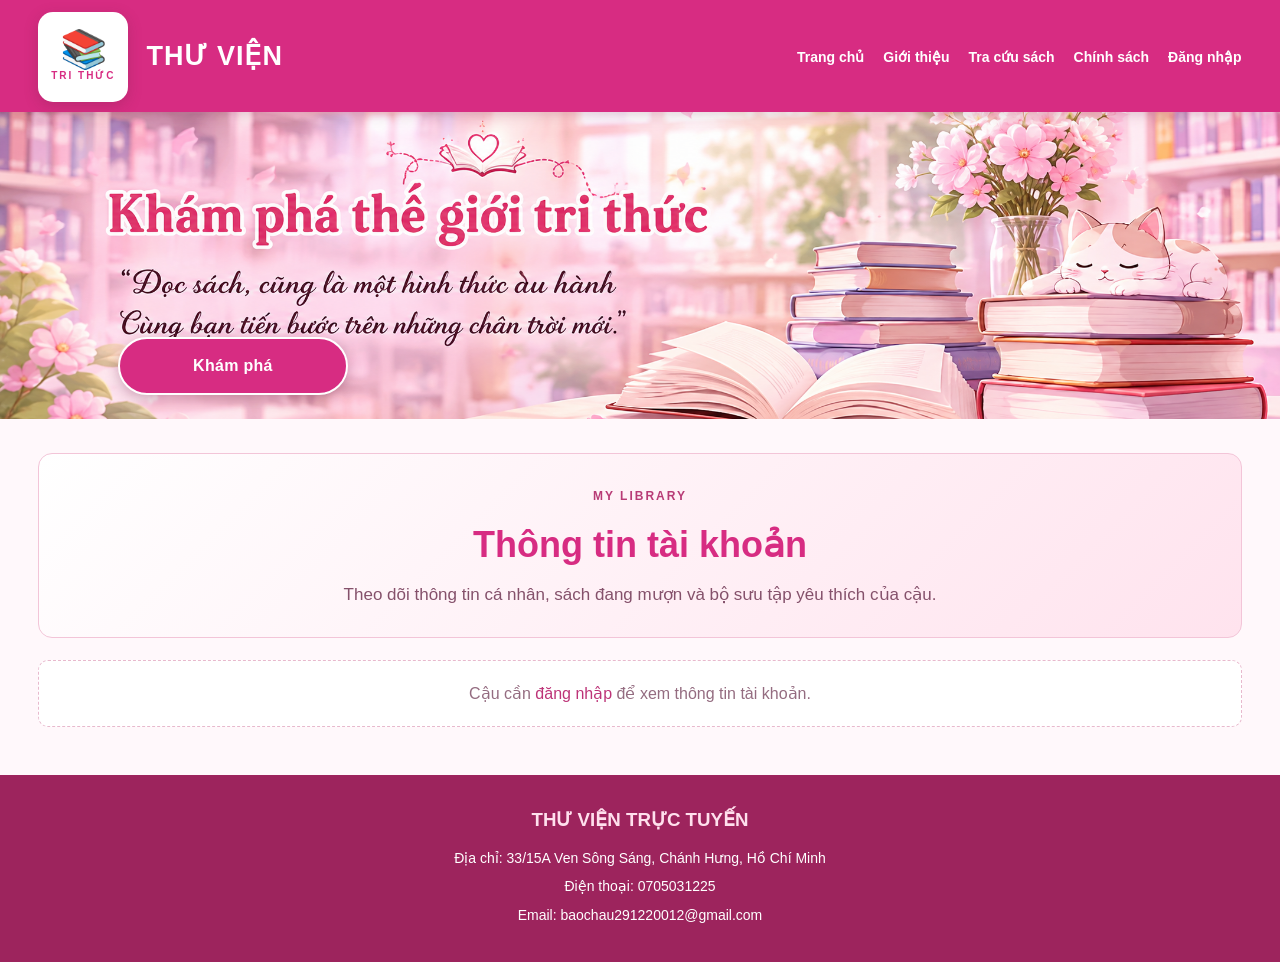
<file: account.html>
<!doctype html>
<html lang="vi">
  <head>
    <meta charset="UTF-8" />
    <meta name="viewport" content="width=device-width, initial-scale=1.0" />
    <title>Thông tin tài khoản | Thư viện trực tuyến</title>
    <link rel="stylesheet" href="style.css" />
  </head>
  <body>
    <header class="site-header">
      <a class="school-mark" href="index.html" aria-label="Trang chủ thư viện"
        ><span>📚</span><small>TRI THỨC</small></a
      >
      <h1>THƯ VIỆN</h1>
      <nav class="navbar">
        <a class="" href="index.html">Trang chủ</a
        ><a class="" href="gioi-thieu.html">Giới thiệu</a
        ><a class="" href="book.html">Tra cứu sách</a
        ><a class="" href="chinh-sach.html">Chính sách</a>
        <div class="account-area" id="accountArea">
          <a href="login.html">Đăng nhập</a>
        </div>
      </nav>
    </header>
    <section class="banner">
      <img src="images/library-hero.jpg" alt="Không gian sách và tri thức" /><a
        class="banner-cta-link"
        href="book.html"
        aria-label="Khám phá sách, đến trang tra cứu sách"
      ></a>
    </section>
    <main class="container">
      <div class="info-intro">
        <span class="info-kicker">MY LIBRARY</span>
        <h1>Thông tin tài khoản</h1>
        <p class="info-lead">
          Theo dõi thông tin cá nhân, sách đang mượn và bộ sưu tập yêu thích của
          cậu.
        </p>
      </div>
      <div id="accountContent"></div>
    </main>
    <footer class="site-footer">
      <div class="footer-contact">
        <h3>THƯ VIỆN TRỰC TUYẾN</h3>
        <p>Địa chỉ: 33/15A Ven Sông Sáng, Chánh Hưng, Hồ Chí Minh</p>
        <p>Điện thoại: 0705031225</p>
        <p>Email: baochau291220012@gmail.com</p>
      </div>
    </footer>
    <script src="app.js"></script>
    <script src="loan.js"></script>
  </body>
</html>
</file>
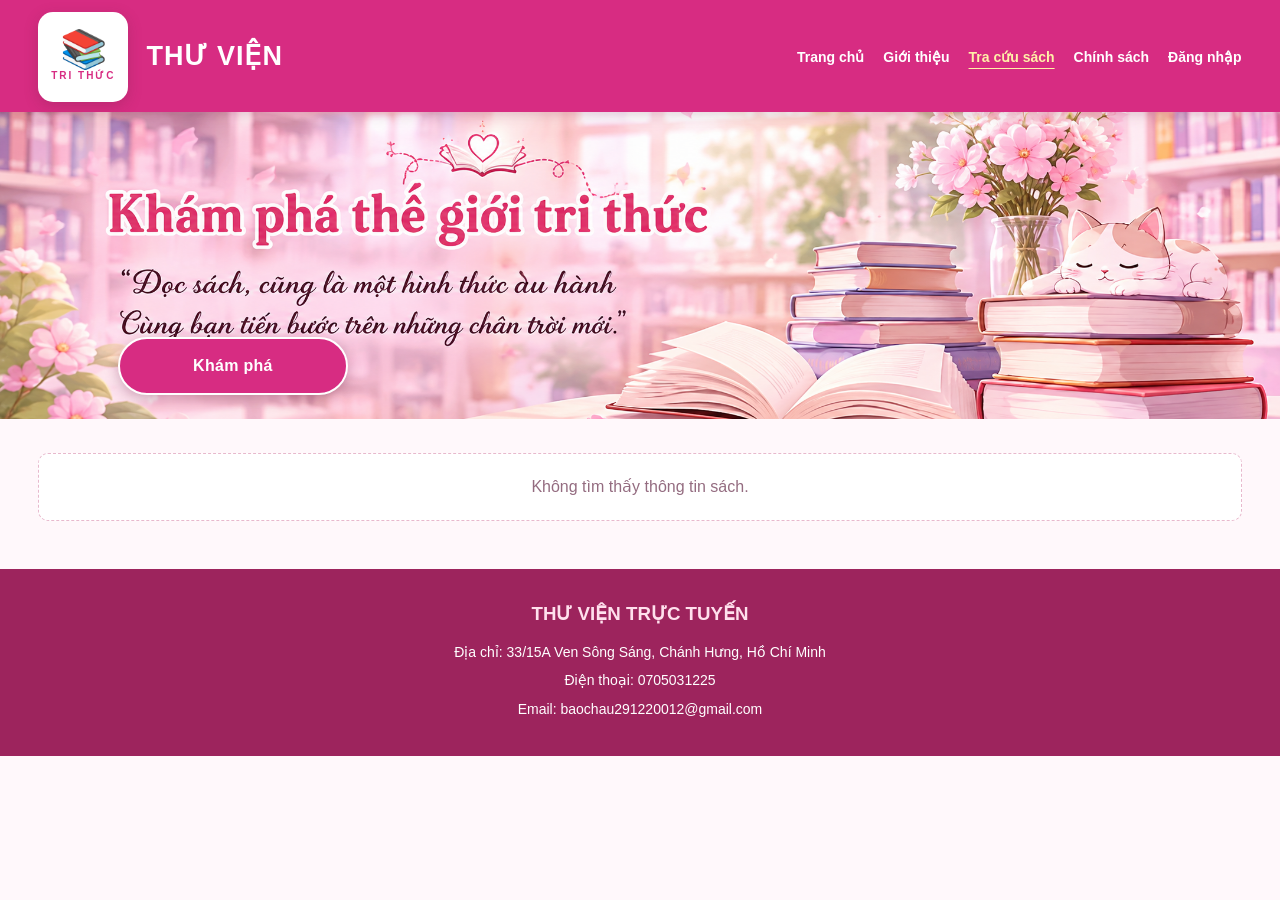
<file: book-detail.html>
<!doctype html>
<html lang="vi">
  <head>
    <meta charset="UTF-8" />
    <meta name="viewport" content="width=device-width, initial-scale=1.0" />
    <title>Chi tiết sách | Thư viện trực tuyến</title>
    <link rel="stylesheet" href="style.css" />
  </head>
  <body>
    <header class="site-header">
      <a class="school-mark" href="index.html" aria-label="Trang chủ thư viện"
        ><span>📚</span><small>TRI THỨC</small></a
      >
      <h1>THƯ VIỆN</h1>
      <nav class="navbar">
        <a class="" href="index.html">Trang chủ</a
        ><a class="" href="gioi-thieu.html">Giới thiệu</a
        ><a class="active" href="book.html">Tra cứu sách</a
        ><a class="" href="chinh-sach.html">Chính sách</a>
        <div class="account-area" id="accountArea">
          <a href="login.html">Đăng nhập</a>
        </div>
      </nav>
    </header>
    <section class="banner">
      <img src="images/library-hero.jpg" alt="Không gian sách và tri thức" /><a
        class="banner-cta-link"
        href="book.html"
        aria-label="Khám phá sách, đến trang tra cứu sách"
      ></a>
    </section>
    <main class="container"><div id="bookDetail"></div></main>
    <footer class="site-footer">
      <div class="footer-contact">
        <h3>THƯ VIỆN TRỰC TUYẾN</h3>
        <p>Địa chỉ: 33/15A Ven Sông Sáng, Chánh Hưng, Hồ Chí Minh</p>
        <p>Điện thoại: 0705031225</p>
        <p>Email: baochau291220012@gmail.com</p>
      </div>
    </footer>
    <script src="app.js"></script>
    <script src="loan.js"></script>
  </body>
</html>
</file>
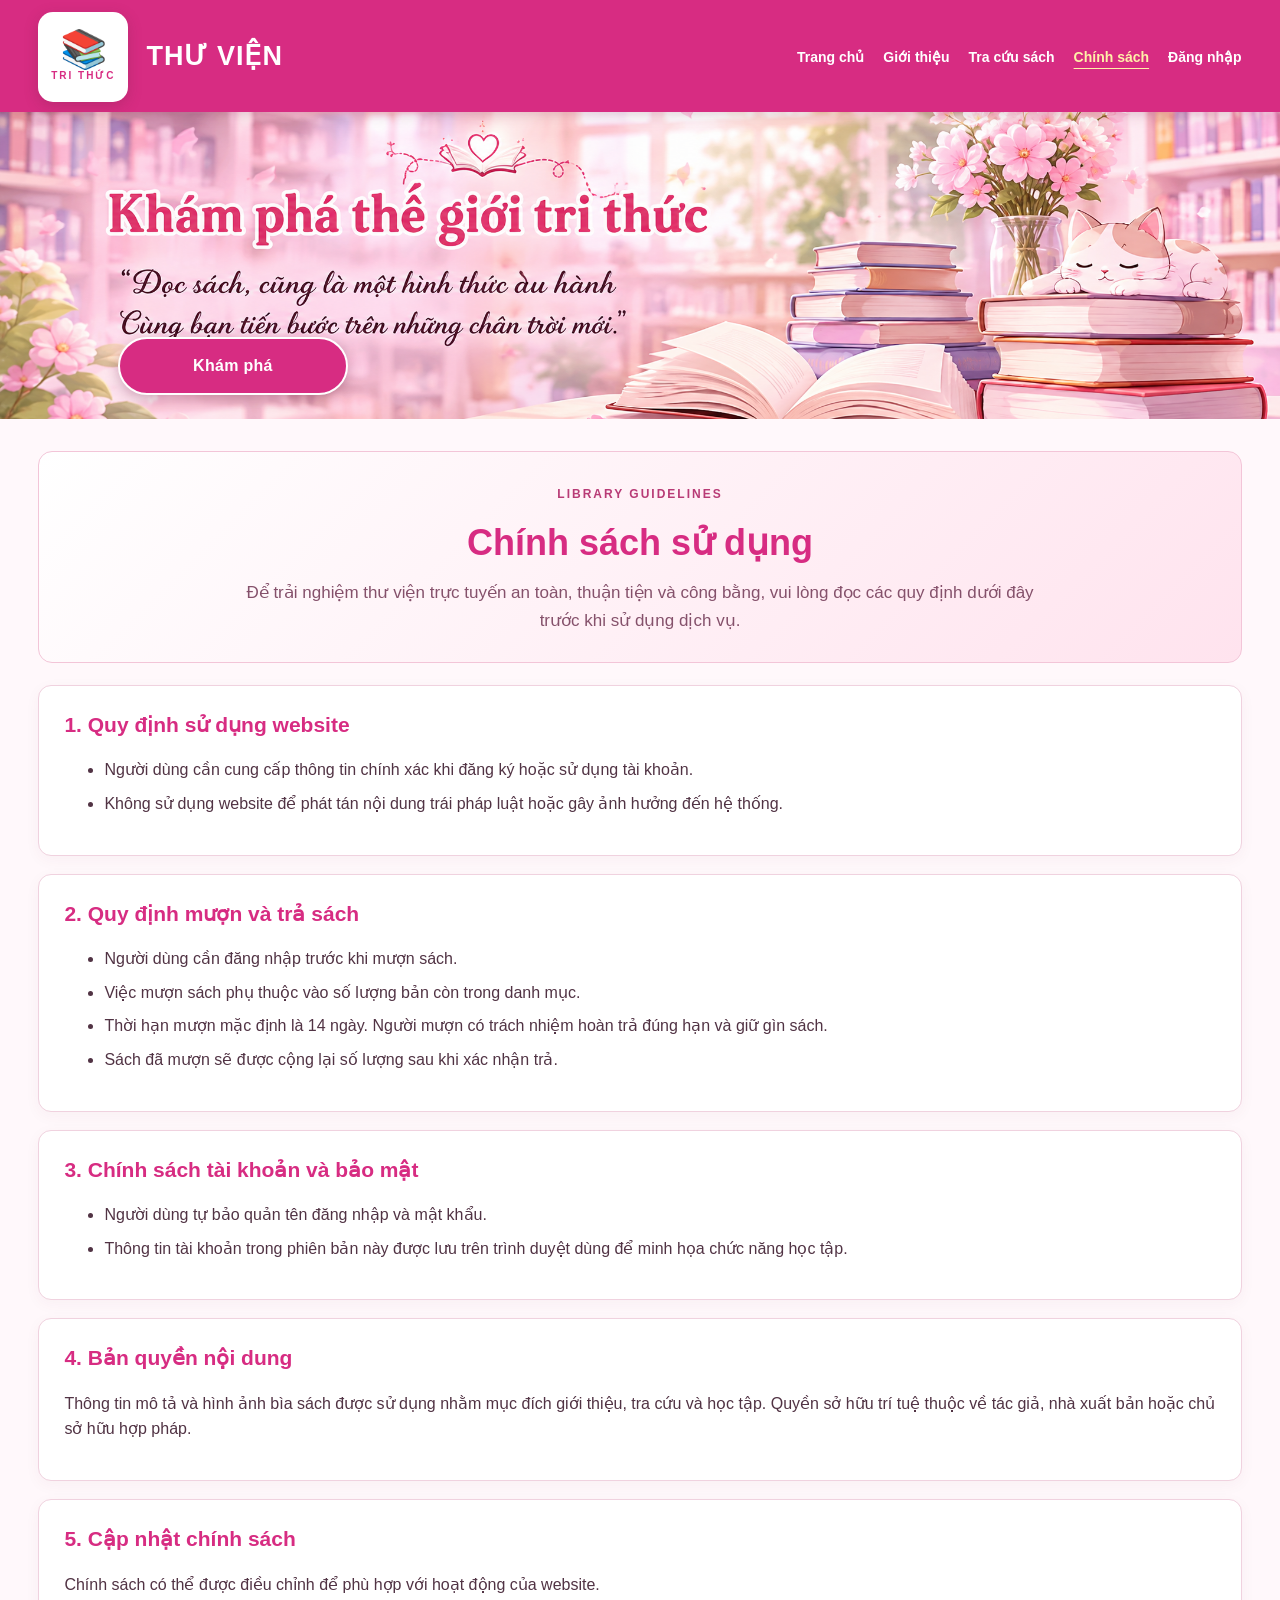
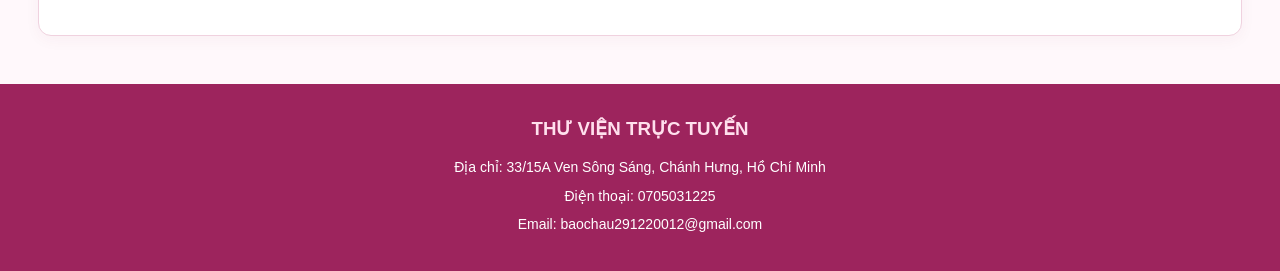
<file: chinh-sach.html>
<!doctype html>
<html lang="vi">
  <head>
    <meta charset="UTF-8" />
    <meta name="viewport" content="width=device-width, initial-scale=1.0" />
    <title>Chính sách | Thư viện trực tuyến</title>
    <link rel="stylesheet" href="style.css" />
  </head>
  <body>
    <header class="site-header">
      <a class="school-mark" href="index.html" aria-label="Trang chủ thư viện"
        ><span>📚</span><small>TRI THỨC</small></a
      >
      <h1>THƯ VIỆN</h1>
      <nav class="navbar">
        <a class="" href="index.html">Trang chủ</a
        ><a class="" href="gioi-thieu.html">Giới thiệu</a
        ><a class="" href="book.html">Tra cứu sách</a
        ><a class="active" href="chinh-sach.html">Chính sách</a>
        <div class="account-area" id="accountArea">
          <a href="login.html">Đăng nhập</a>
        </div>
      </nav>
    </header>
    <section class="banner">
      <img src="images/library-hero.jpg" alt="Không gian sách và tri thức" /><a
        class="banner-cta-link"
        href="book.html"
        aria-label="Khám phá sách, đến trang tra cứu sách"
      ></a>
    </section>
    <main class="container info-page">
      <div class="info-intro">
        <span class="info-kicker">LIBRARY GUIDELINES</span>
        <h1>Chính sách sử dụng</h1>
        <p class="info-lead">
          Để trải nghiệm thư viện trực tuyến an toàn, thuận tiện và công bằng,
          vui lòng đọc các quy định dưới đây trước khi sử dụng dịch vụ.
        </p>
      </div>
      <section class="info-card">
        <h2>1. Quy định sử dụng website</h2>
        <ul>
          <li>
            Người dùng cần cung cấp thông tin chính xác khi đăng ký hoặc sử dụng
            tài khoản.
          </li>
          <li>
            Không sử dụng website để phát tán nội dung trái pháp luật hoặc gây
            ảnh hưởng đến hệ thống.
          </li>
        </ul>
      </section>
      <section class="info-card">
        <h2>2. Quy định mượn và trả sách</h2>
        <ul>
          <li>Người dùng cần đăng nhập trước khi mượn sách.</li>
          <li>Việc mượn sách phụ thuộc vào số lượng bản còn trong danh mục.</li>
          <li>
            Thời hạn mượn mặc định là 14 ngày. Người mượn có trách nhiệm hoàn
            trả đúng hạn và giữ gìn sách.
          </li>
          <li>Sách đã mượn sẽ được cộng lại số lượng sau khi xác nhận trả.</li>
        </ul>
      </section>
      <section class="info-card">
        <h2>3. Chính sách tài khoản và bảo mật</h2>
        <ul>
          <li>Người dùng tự bảo quản tên đăng nhập và mật khẩu.</li>
          <li>
            Thông tin tài khoản trong phiên bản này được lưu trên trình duyệt
            dùng để minh họa chức năng học tập.
          </li>
        </ul>
      </section>
      <section class="info-card">
        <h2>4. Bản quyền nội dung</h2>
        <p>
          Thông tin mô tả và hình ảnh bìa sách được sử dụng nhằm mục đích giới
          thiệu, tra cứu và học tập. Quyền sở hữu trí tuệ thuộc về tác giả, nhà
          xuất bản hoặc chủ sở hữu hợp pháp.
        </p>
      </section>
      <section class="info-card">
        <h2>5. Cập nhật chính sách</h2>
        <p>
          Chính sách có thể được điều chỉnh để phù hợp với hoạt động của
          website.
        </p>
      </section>
    </main>
    <footer class="site-footer">
      <div class="footer-contact">
        <h3>THƯ VIỆN TRỰC TUYẾN</h3>
        <p>Địa chỉ: 33/15A Ven Sông Sáng, Chánh Hưng, Hồ Chí Minh</p>
        <p>Điện thoại: 0705031225</p>
        <p>Email: baochau291220012@gmail.com</p>
      </div>
    </footer>
    <script src="app.js"></script>
  </body>
</html>
</file>
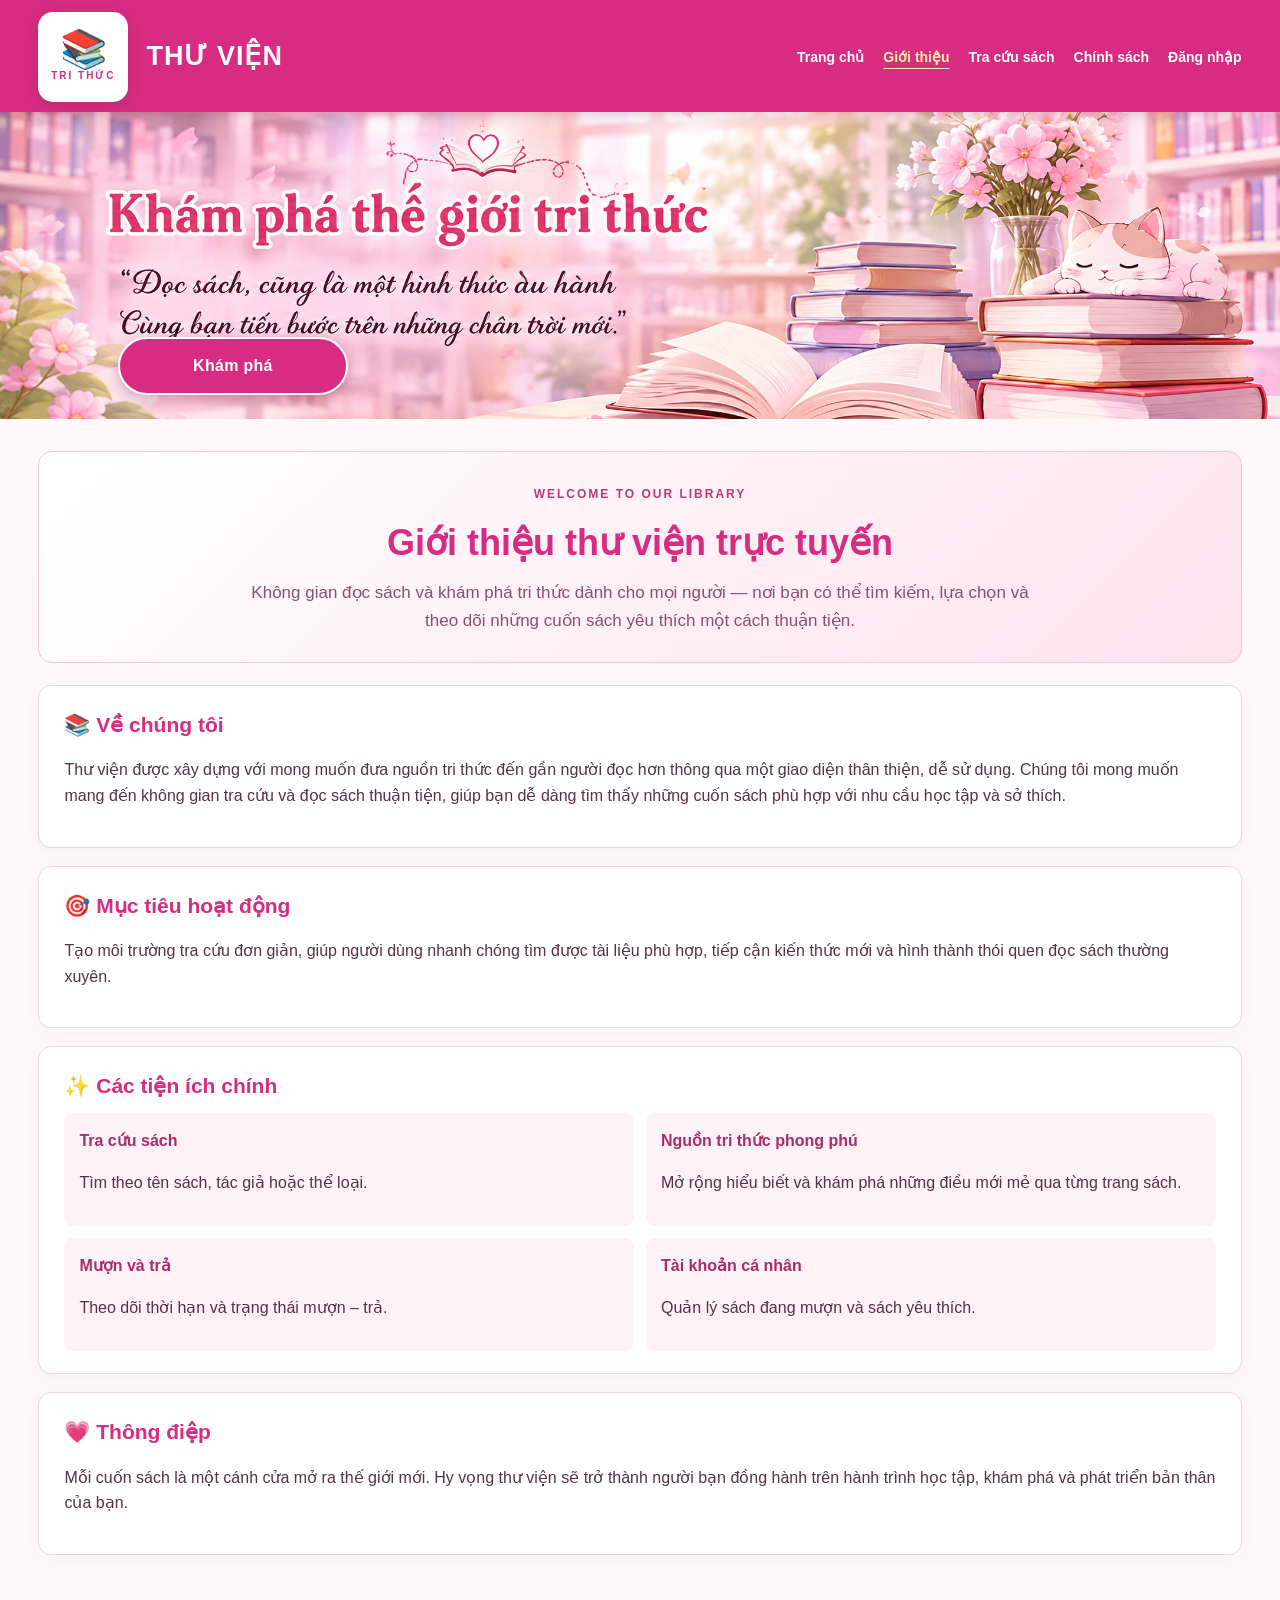
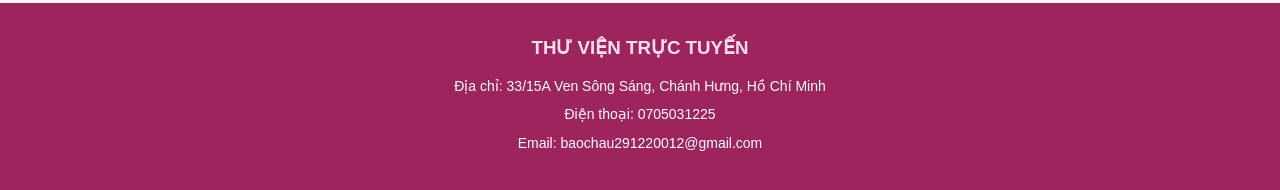
<file: gioi-thieu.html>
<!doctype html>
<html lang="vi">
  <head>
    <meta charset="UTF-8" />
    <meta name="viewport" content="width=device-width, initial-scale=1.0" />
    <title>Giới thiệu | Thư viện trực tuyến</title>
    <link rel="stylesheet" href="style.css" />
  </head>
  <body>
    <header class="site-header">
      <a class="school-mark" href="index.html" aria-label="Trang chủ thư viện"
        ><span>📚</span><small>TRI THỨC</small></a
      >
      <h1>THƯ VIỆN</h1>
      <nav class="navbar">
        <a class="" href="index.html">Trang chủ</a
        ><a class="active" href="gioi-thieu.html">Giới thiệu</a
        ><a class="" href="book.html">Tra cứu sách</a
        ><a class="" href="chinh-sach.html">Chính sách</a>
        <div class="account-area" id="accountArea">
          <a href="login.html">Đăng nhập</a>
        </div>
      </nav>
    </header>
    <section class="banner">
      <img src="images/library-hero.jpg" alt="Không gian sách và tri thức" /><a
        class="banner-cta-link"
        href="book.html"
        aria-label="Khám phá sách, đến trang tra cứu sách"
      ></a>
    </section>
    <main class="container info-page">
      <div class="info-intro">
        <span class="info-kicker">WELCOME TO OUR LIBRARY</span>
        <h1>Giới thiệu thư viện trực tuyến</h1>
        <p class="info-lead">
          Không gian đọc sách và khám phá tri thức dành cho mọi người — nơi bạn
          có thể tìm kiếm, lựa chọn và theo dõi những cuốn sách yêu thích một
          cách thuận tiện.
        </p>
      </div>
      <section class="info-card">
        <h2>📚 Về chúng tôi</h2>
        <p>
          Thư viện được xây dựng với mong muốn đưa nguồn tri thức đến gần người
          đọc hơn thông qua một giao diện thân thiện, dễ sử dụng. Chúng tôi mong
          muốn mang đến không gian tra cứu và đọc sách thuận tiện, giúp bạn dễ
          dàng tìm thấy những cuốn sách phù hợp với nhu cầu học tập và sở thích.
        </p>
      </section>
      <section class="info-card">
        <h2>🎯 Mục tiêu hoạt động</h2>
        <p>
          Tạo môi trường tra cứu đơn giản, giúp người dùng nhanh chóng tìm được
          tài liệu phù hợp, tiếp cận kiến thức mới và hình thành thói quen đọc
          sách thường xuyên.
        </p>
      </section>
      <section class="info-card">
        <h2>✨ Các tiện ích chính</h2>
        <div class="feature-grid">
          <article>
            <b>Tra cứu sách</b>
            <p>Tìm theo tên sách, tác giả hoặc thể loại.</p>
          </article>
          <article>
            <b>Nguồn tri thức phong phú</b>
            <p>
              Mở rộng hiểu biết và khám phá những điều mới mẻ qua từng trang
              sách.
            </p>
          </article>
          <article>
            <b>Mượn và trả</b>
            <p>Theo dõi thời hạn và trạng thái mượn – trả.</p>
          </article>
          <article>
            <b>Tài khoản cá nhân</b>
            <p>Quản lý sách đang mượn và sách yêu thích.</p>
          </article>
        </div>
      </section>
      <section class="info-card">
        <h2>💗 Thông điệp</h2>
        <p>
          Mỗi cuốn sách là một cánh cửa mở ra thế giới mới. Hy vọng thư viện sẽ
          trở thành người bạn đồng hành trên hành trình học tập, khám phá và
          phát triển bản thân của bạn.
        </p>
      </section>
    </main>
    <footer class="site-footer">
      <div class="footer-contact">
        <h3>THƯ VIỆN TRỰC TUYẾN</h3>
        <p>Địa chỉ: 33/15A Ven Sông Sáng, Chánh Hưng, Hồ Chí Minh</p>
        <p>Điện thoại: 0705031225</p>
        <p>Email: baochau291220012@gmail.com</p>
      </div>
    </footer>
    <script src="app.js"></script>
  </body>
</html>
</file>
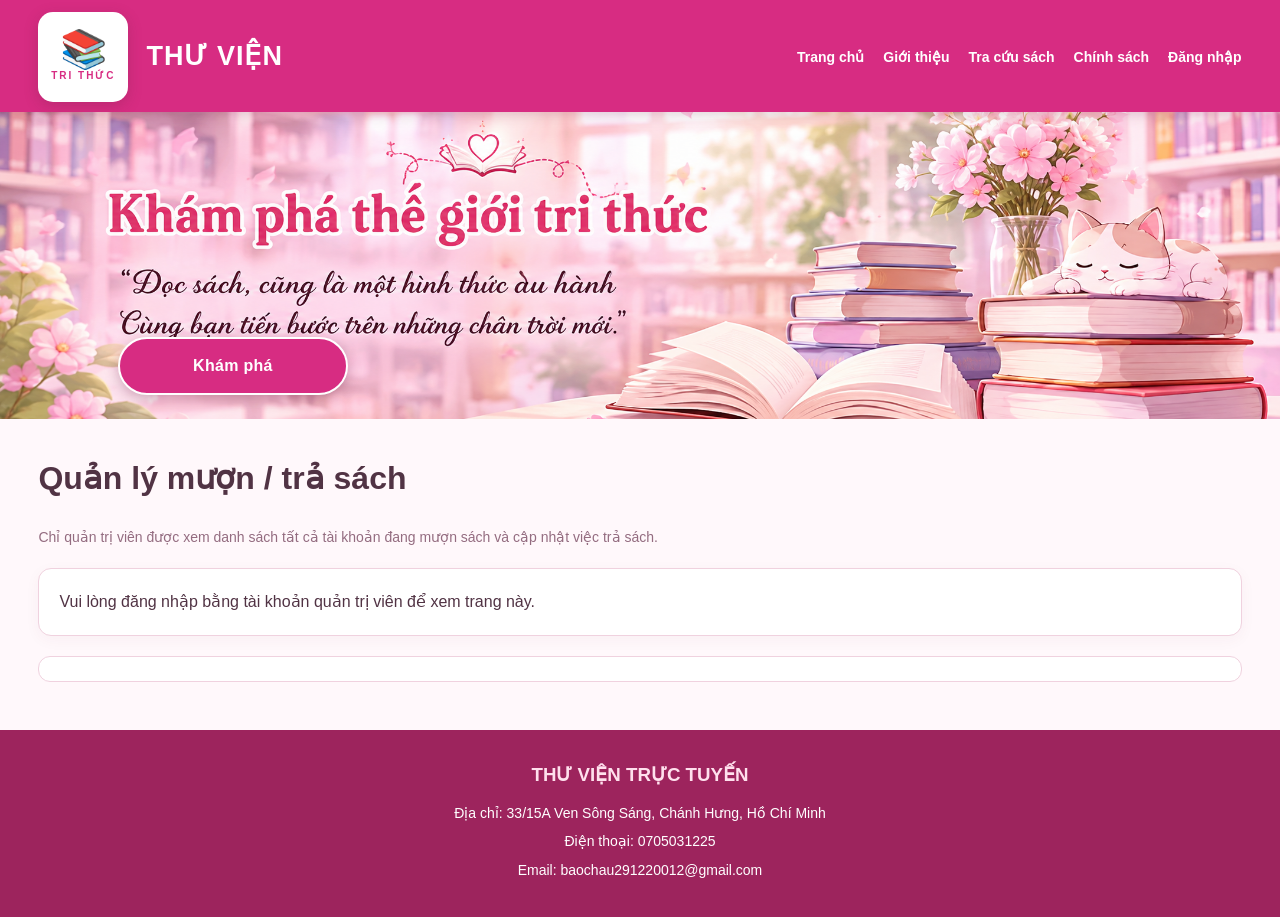
<file: loan.html>
<!doctype html>
<html lang="vi">
  <head>
    <meta charset="UTF-8" />
    <meta name="viewport" content="width=device-width, initial-scale=1.0" />
    <title>Mượn / trả | Thư viện trực tuyến</title>
    <link rel="stylesheet" href="style.css" />
  </head>
  <body>
    <header class="site-header">
      <a class="school-mark" href="index.html" aria-label="Trang chủ thư viện"
        ><span>📚</span><small>TRI THỨC</small></a
      >
      <h1>THƯ VIỆN</h1>
      <nav class="navbar">
        <a class="" href="index.html">Trang chủ</a
        ><a class="" href="gioi-thieu.html">Giới thiệu</a
        ><a class="" href="book.html">Tra cứu sách</a
        ><a class="" href="chinh-sach.html">Chính sách</a>
        <div class="account-area" id="accountArea">
          <a href="login.html">Đăng nhập</a>
        </div>
      </nav>
    </header>
    <section class="banner">
      <img src="images/library-hero.jpg" alt="Không gian sách và tri thức" /><a
        class="banner-cta-link"
        href="book.html"
        aria-label="Khám phá sách, đến trang tra cứu sách"
      ></a>
    </section>
    <main class="container">
      <h1>Quản lý mượn / trả sách</h1>
      <p class="hint">
        Chỉ quản trị viên được xem danh sách tất cả tài khoản đang mượn sách và cập nhật việc trả sách.
      </p>
      <div id="loanMessage" class="form-box loan-message-card">
        Vui lòng <a href="login.html">đăng nhập</a> để xem thông tin mượn trả.
      </div>
      <div id="loanList" class="table-wrap"></div>
    </main>
    <footer class="site-footer">
      <div class="footer-contact">
        <h3>THƯ VIỆN TRỰC TUYẾN</h3>
        <p>Địa chỉ: 33/15A Ven Sông Sáng, Chánh Hưng, Hồ Chí Minh</p>
        <p>Điện thoại: 0705031225</p>
        <p>Email: baochau291220012@gmail.com</p>
      </div>
    </footer>
    <script src="app.js"></script>
    <script src="loan.js"></script>
  </body>
</html>
</file>
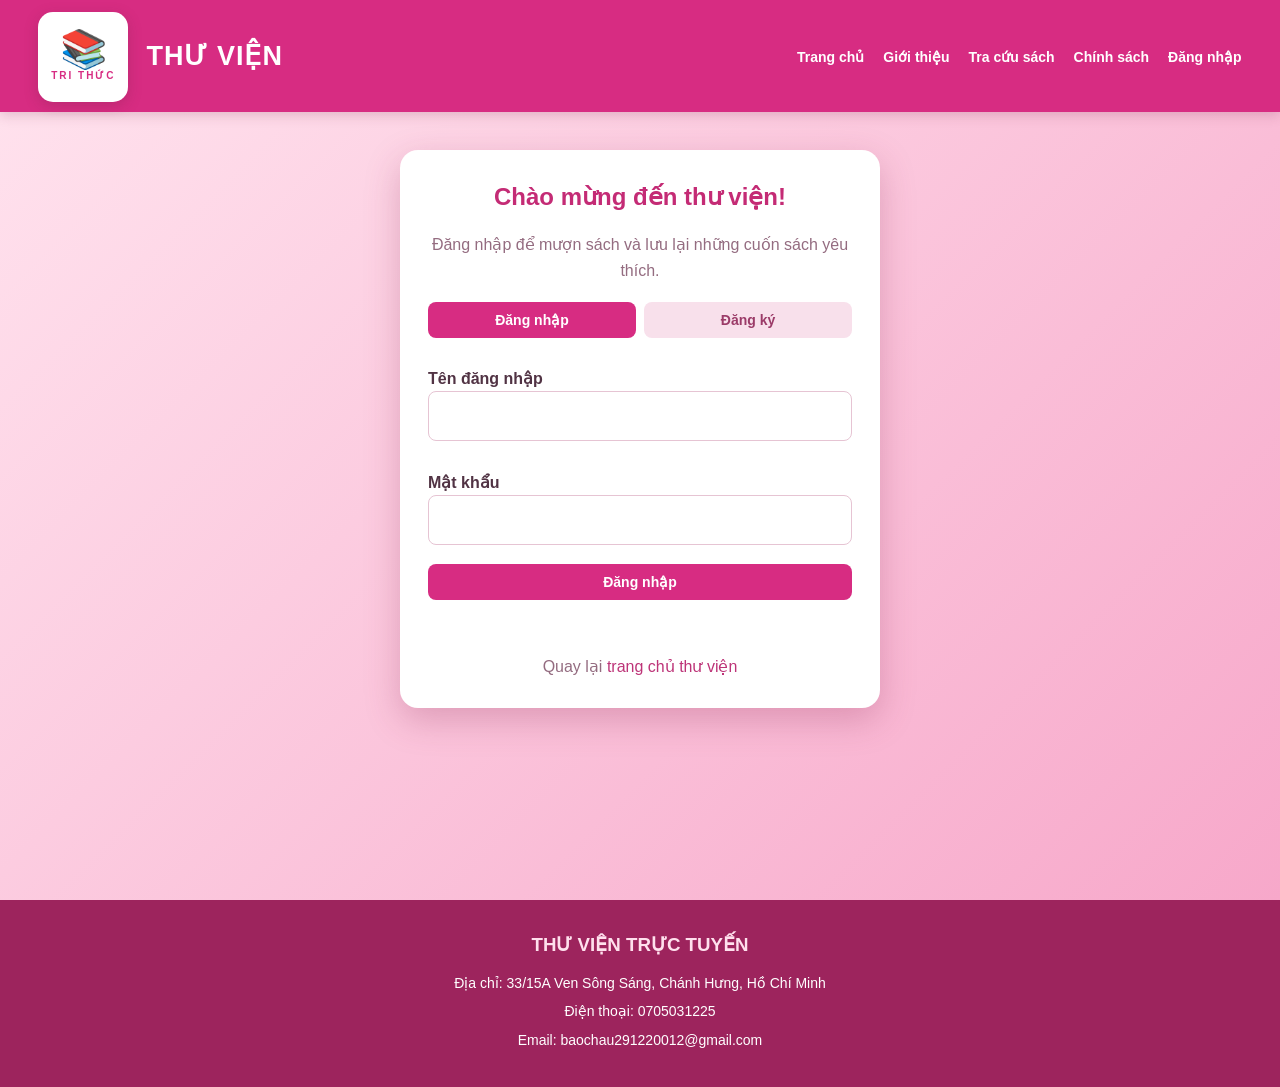
<file: login.html>
<!doctype html>
<html lang="vi">
  <head>
    <meta charset="UTF-8" />
    <meta name="viewport" content="width=device-width, initial-scale=1.0" />
    <title>Đăng nhập | Thư viện trực tuyến</title>
    <link rel="stylesheet" href="style.css" />
  </head>
  <body>
    <header class="site-header">
      <a class="school-mark" href="index.html" aria-label="Trang chủ thư viện"
        ><span>📚</span><small>TRI THỨC</small></a
      >
      <h1>THƯ VIỆN</h1>
      <nav class="navbar">
        <a class="" href="index.html">Trang chủ</a
        ><a class="" href="gioi-thieu.html">Giới thiệu</a
        ><a class="" href="book.html">Tra cứu sách</a
        ><a class="" href="chinh-sach.html">Chính sách</a>
        <div class="account-area" id="accountArea">
          <a href="login.html">Đăng nhập</a>
        </div>
      </nav>
    </header>
    <main class="login-page">
      <section class="login-card">
        <h1>Chào mừng đến thư viện!</h1>
        <p>Đăng nhập để mượn sách và lưu lại những cuốn sách yêu thích.</p>
        <div class="login-tabs">
          <button id="showLogin" class="active" type="button">Đăng nhập</button
          ><button id="showRegister" type="button">Đăng ký</button>
        </div>
        <div id="loginPanel">
          <form id="loginForm" class="login-form">
            <label
              >Tên đăng nhập<input
                id="username"
                autocomplete="username"
                required /></label
            ><label
              >Mật khẩu<input
                type="password"
                id="password"
                autocomplete="current-password"
                required /></label
            ><button type="submit">Đăng nhập</button>
          </form>
          <p id="loginMessage" class="message"></p>
        </div>
        <div id="registerPanel" class="hidden">
          <form id="registerForm" class="login-form">
            <label>Họ và tên<input id="registerName" required /></label
            ><label
              >Tên đăng nhập<input
                id="registerUsername"
                required
                minlength="3" /></label
            ><label
              >Mật khẩu<input
                type="password"
                id="registerPassword"
                required
                minlength="4" /></label
            ><button type="submit">Tạo tài khoản</button>
          </form>
          <p id="registerMessage" class="message"></p>
        </div>
        <p class="switch-note">
          Quay lại <a href="index.html">trang chủ thư viện</a>
        </p>
      </section>
    </main>
    <footer class="site-footer">
      <div class="footer-contact">
        <h3>THƯ VIỆN TRỰC TUYẾN</h3>
        <p>Địa chỉ: 33/15A Ven Sông Sáng, Chánh Hưng, Hồ Chí Minh</p>
        <p>Điện thoại: 0705031225</p>
        <p>Email: baochau291220012@gmail.com</p>
      </div>
    </footer>
    <script src="app.js"></script>
    <script src="login.js"></script>
  </body>
</html>
</file>
<file: style.css>
*{box-sizing:border-box}html{scroll-behavior:smooth}body{margin:0;font-family:Arial,Helvetica,sans-serif;color:#513344;background:#fff8fb;line-height:1.6}a{color:#bd3478;text-decoration:none}a:hover{color:#8e1f58}button,.button{display:inline-block;border:0;border-radius:8px;background:#d72c82;color:#fff;padding:10px 17px;font-weight:700;cursor:pointer;text-decoration:none;font-size:14px}button:hover,.button:hover{background:#b91f6c;color:#fff}button.secondary,.button.secondary{background:#f6d5e4;color:#87335d}button.danger{background:#b93655}.site-header{position:sticky;top:0;z-index:1000;min-height:112px;padding:12px max(24px,calc((100% - 1180px)/2)) 10px;background:#d72c82;color:#fff;display:flex;align-items:center;gap:18px;box-shadow:0 3px 12px #70234433}.school-mark{width:90px;height:90px;flex:0 0 90px;margin-bottom:-26px;align-self:flex-start;z-index:2;border-radius:15px;background:#fff;box-shadow:0 4px 14px #70234444;color:#d72c82;display:flex;flex-direction:column;align-items:center;justify-content:center;text-decoration:none}.school-mark span{font-size:38px;line-height:1}.school-mark small{font-size:10px;letter-spacing:2px;font-weight:bold}.site-header h1{font-size:clamp(19px,2.2vw,27px);letter-spacing:1px;margin:0;white-space:nowrap}.navbar{margin-left:auto;display:flex;align-items:center;justify-content:flex-end;gap:8px 19px;flex-wrap:wrap}.navbar>a,.account-area>a,.account-name{color:#fff;font-size:14px;font-weight:bold;white-space:nowrap}.navbar>a:hover,.navbar>a.active{color:#fff1a8;text-decoration:underline;text-underline-offset:6px}.account-area{position:relative}.account-name{background:transparent;padding:8px 0}.account-menu{display:none;position:absolute;right:0;top:100%;min-width:190px;padding:8px;background:#fff;border-radius:10px;box-shadow:0 8px 24px #54213b33}.account-area.open .account-menu{display:block}.account-menu a{display:block;color:#65344c;padding:9px 11px;border-radius:7px;font-size:14px}.account-menu a:hover{background:#fff0f6}.banner{height:280px;width:100%;overflow:hidden;background:#f3a9c9}.banner img{display:block;width:100%;height:100%;object-fit:cover;object-position:center 48%}.container{width:min(1120px,92%);margin:34px auto 48px}.content{width:min(1180px,94%);margin:35px auto 50px;display:grid;grid-template-columns:260px 1fr;gap:25px}.sidebar .box,.form-box,.info-card,.detail-card{background:#fff;border:1px solid #f0d2df;border-radius:13px;padding:20px;margin-bottom:18px;box-shadow:0 4px 15px #6927440b}.box h3,.box h2{margin:0 0 12px;color:#c42b75}.menu-list{list-style:none;padding:0;margin:0}.menu-list li{border-bottom:1px solid #f6e5ec;padding:9px 0}.menu-list li:last-child{border:0}.menu-list small{color:#ad8196}.box label,label{display:block;font-weight:600;margin:10px 0 6px}input,select,textarea{width:100%;padding:11px 12px;border:1px solid #e6c4d3;border-radius:8px;background:#fff;font:inherit;color:#513344}input:focus,select:focus,textarea:focus{outline:2px solid #f3a4c8;border-color:#d72c82}.section-title{font-size:22px;color:#c42b75;border-bottom:2px solid #f2c4d8;padding-bottom:9px;margin:5px 0 18px}.statistics{display:grid;grid-template-columns:repeat(3,1fr);gap:14px;margin-bottom:28px}.stat-card{background:linear-gradient(135deg,#fff,#ffe8f1);border:1px solid #f2cada;border-radius:12px;text-align:center;padding:17px}.stat-card h3{font-size:14px;margin:0;color:#8d5270}.stat-card p{font-size:30px;font-weight:bold;color:#d72c82;margin:3px}.book-list{display:grid;grid-template-columns:repeat(2,minmax(0,1fr));gap:16px}.book-item{display:flex;gap:15px;padding:14px;background:#fff;border:1px solid #f0d2df;border-radius:12px;box-shadow:0 3px 12px #6927440b;min-width:0}.book-cover{width:112px;height:158px;object-fit:cover;border-radius:6px;box-shadow:0 3px 8px #3333;flex:0 0 auto}.book-info{min-width:0}.book-info h3{margin:0 0 8px;color:#a92566;font-size:17px}.book-info p{font-size:13px;margin:5px 0}.status{color:#21845b;font-weight:bold}.status.out{color:#bd3655}.actions{display:flex;gap:7px;flex-wrap:wrap;margin-top:10px}.actions button{padding:8px 11px;font-size:12px}.all-books{text-align:center;margin:25px}.form-box{max-width:760px;margin:20px auto}.form-box h2{color:#c42b75}.form-box form{display:grid;gap:10px}.form-box label{margin:0}.hint{color:#946c80;font-size:14px}.hidden{display:none!important}.section-heading{display:flex;align-items:center;justify-content:space-between;gap:12px;margin:24px 0 12px}.section-heading h2{margin:0;color:#c42b75}.info-page{margin-top:32px}.info-intro{text-align:center;padding:28px 22px;margin-bottom:22px;border-radius:14px;background:linear-gradient(135deg,#fff,#ffe3ee);border:1px solid #f3c5d8}.info-kicker{color:#b83b76;font-size:12px;font-weight:bold;letter-spacing:2px}.info-intro h1{color:#d72c82;font-size:clamp(26px,4vw,36px);margin:8px 0}.info-lead{max-width:800px;margin:auto;color:#85516b;font-size:17px}.info-card{padding:22px 25px;margin:18px 0}.info-card h2{color:#d72c82;font-size:21px;margin:0 0 10px}.info-card li{margin:8px 0}.feature-grid{display:grid;grid-template-columns:repeat(2,1fr);gap:12px}.feature-grid article{padding:15px;border-radius:9px;background:#fff2f7}.feature-grid b{color:#a92b68}.site-footer{background:#9d245d;color:#fff;padding:30px max(24px,calc((100% - 1120px)/2));display:grid;grid-template-columns:1.3fr 1fr;gap:30px}.site-footer h3{margin:0 0 12px;color:#ffe0ed}.site-footer p{margin:6px 0;font-size:14px}.footer-stats{border-left:1px solid #ffffff55;padding-left:28px}.footer-stat-row{display:flex;justify-content:space-between;border-bottom:1px solid #ffffff33;padding:5px 0;font-size:14px}.table-wrap{overflow-x:auto;background:#fff;border:1px solid #f0d2df;border-radius:12px;padding:12px}table{width:100%;border-collapse:collapse;min-width:650px}th,td{text-align:left;padding:11px;border-bottom:1px solid #f1dce5}th{background:#ffe8f1;color:#92345f}.login-page{min-height:calc(100vh - 112px);background:linear-gradient(135deg,#ffe1ed,#f7a8ca);padding:38px 16px}.login-card{max-width:480px;margin:0 auto;background:#fff;border-radius:18px;padding:28px;box-shadow:0 12px 35px #8d285244}.login-card h1{text-align:center;color:#c42b75;margin:0 0 6px}.login-card>p{text-align:center;color:#946c80}.login-tabs{display:flex;gap:8px;margin:18px 0}.login-tabs button{flex:1;background:#f8e0eb;color:#9b3b68}.login-tabs button.active{background:#d72c82;color:#fff}.login-form{display:grid;gap:13px}.switch-note{text-align:center;margin:18px 0 0}.message{min-height:22px;color:#b52d5f;font-size:14px}.detail-layout{display:grid;grid-template-columns:260px 1fr;gap:28px;align-items:start}.detail-cover{width:100%;max-width:250px;border-radius:10px;box-shadow:0 6px 18px #3333}.detail-card h1{color:#b52b70;margin-top:0}.detail-meta p{margin:8px 0}.account-grid{display:grid;grid-template-columns:1fr 1fr;gap:18px}.account-info p{margin:8px 0}.empty{padding:20px;text-align:center;background:#fff;border:1px dashed #e8b9cd;border-radius:10px;color:#946c80}.policy-note{margin-top:16px;padding:12px 15px;border-left:4px solid #d72c82;background:#fff2f7;color:#8b5570}.favorite-button{background:#f4d8e5;color:#9d245d}.favorite-button.saved{background:#d72c82;color:#fff}
@media(max-width:900px){.site-header{flex-wrap:wrap;gap:8px 12px;padding:10px 16px}.school-mark{width:66px;height:66px;flex-basis:66px;margin-bottom:-18px}.school-mark span{font-size:28px}.site-header h1{font-size:19px}.navbar{flex:1 0 100%;justify-content:center;gap:8px 15px}.content{grid-template-columns:1fr}.sidebar{display:grid;grid-template-columns:1fr 1fr;gap:12px}.sidebar .box{margin:0}.detail-layout{grid-template-columns:190px 1fr}}
@media(max-width:600px){.site-header{position:sticky;padding:8px 10px}.school-mark{width:52px;height:58px;flex-basis:52px}.school-mark span{font-size:23px}.school-mark small{font-size:8px}.site-header h1{font-size:15px;white-space:normal;flex:1}.navbar{gap:7px 12px}.navbar>a,.account-area>a,.account-name{font-size:12px}.banner{height:180px}.content{width:94%;margin-top:20px}.sidebar{grid-template-columns:1fr}.book-list{grid-template-columns:1fr}.book-cover{width:95px;height:138px}.statistics{gap:7px}.stat-card{padding:10px 5px}.stat-card h3{font-size:11px}.stat-card p{font-size:24px}.site-footer{grid-template-columns:1fr;padding:25px 20px;gap:18px}.footer-stats{border-left:0;border-top:1px solid #ffffff55;padding:18px 0 0}.detail-layout{grid-template-columns:1fr}.detail-cover{display:block;margin:auto;max-width:180px}.account-grid{grid-template-columns:1fr}.info-card{padding:17px}.feature-grid{grid-template-columns:1fr}}

/* Cac dieu chinh theo phan hoi giao dien */
.banner{position:relative}
.banner-cta-link{position:absolute;left:9.2%;bottom:8%;width:18.2%;height:25%;display:block;border-radius:999px;z-index:2}
.banner-cta-link:focus-visible{outline:3px solid #8e1f58;outline-offset:3px}
#loanMessage.loan-message-card{width:100%;max-width:none;margin:20px 0;text-align:left}
#searchForm button{margin-top:8px}
@media(max-width:600px){.banner-cta-link{left:8%;bottom:7%;width:38%;height:27%}}

/* Cập nhật thanh bên trang chủ và chân trang */
.site-footer{grid-template-columns:1fr;}
.footer-contact{max-width:900px;}
.sidebar .box{padding:20px 18px;}
.sidebar-welcome{background:linear-gradient(145deg,#fff0f6,#ffe0ed);}
.sidebar-kicker{display:inline-block;color:#b83b76;font-size:11px;font-weight:800;letter-spacing:2px;margin-bottom:5px;}
.sidebar-welcome h3{font-size:21px;line-height:1.35;margin:0 0 9px;color:#a92566;}
.sidebar-welcome p,.sidebar-note{font-size:13px;color:#80566b;margin:0 0 14px;}
.sidebar-search h3,.sidebar-help h3{margin-bottom:8px;}
.sidebar-search form{display:grid;gap:8px;}
.sidebar-search form label{margin:0;font-size:13px;}
.sidebar-search form button{justify-self:start;margin-top:3px;}
.sidebar-help>a{display:flex;align-items:center;gap:10px;padding:10px 0;border-top:1px solid #f4dce7;color:#65344c;font-size:13px;}
.sidebar-help>a span{display:grid;place-items:center;width:27px;height:27px;border-radius:50%;background:#ffe3ef;color:#bd3478;font-size:11px;font-weight:800;flex:0 0 27px;}
.sidebar-help>a:hover b{color:#bd3478;}


/* V5: trang chủ gọn, bộ lọc tra cứu và chân trang căn giữa */
.home-content{display:block;width:min(1180px,94%);margin:35px auto 50px;}
.home-content .products{width:100%;}
.site-footer{display:block;text-align:center;padding:30px 20px;}
.footer-contact{max-width:100%;margin:0 auto;text-align:center;}
.footer-contact h3{margin-bottom:12px;}
.footer-contact p{margin:6px auto;text-align:center;}
.footer-stats{display:none!important;}
.search-form-box{max-width:none;width:100%;padding:20px;margin:20px 0 24px;}
.search-keyword{max-width:560px;}
.search-keyword label{display:block;margin:0 0 7px;font-weight:700;}
.book-filter-panel{display:flex;align-items:flex-end;gap:16px;flex-wrap:wrap;background:#fff;border:1px solid #f0d2df;border-radius:14px;padding:18px 20px;margin-top:16px;box-shadow:0 5px 18px #6927440b;}
.filter-field{display:flex;flex-direction:column;gap:6px;width:min(260px,100%);margin:0!important;}
.filter-field span{font-size:12px;font-weight:800;letter-spacing:.5px;color:#80566b;}
.filter-field select{height:42px;padding:8px 12px;border-color:#dce3ed;border-radius:9px;}
.filter-clear{height:42px;background:#737b83;padding:0 20px;}
.filter-clear:hover{background:#555d65;}
.search-actions{margin-top:12px;}
@media(max-width:600px){.book-filter-panel{align-items:stretch;gap:12px;padding:14px;}.filter-field{width:100%;}.filter-clear{align-self:flex-start;}}


/* Tim kiem va them sach tu Google Books */
.online-search-panel{background:linear-gradient(135deg,#fff,#fff0f6);border:1px solid #efc9da;border-radius:16px;padding:22px;margin:24px 0;box-shadow:0 5px 18px #6927440b;}
.online-search-heading{display:flex;justify-content:space-between;align-items:center;gap:16px;}
.online-search-heading h2{color:#bd3478;margin:2px 0 4px;font-size:23px;}
.online-kicker{font-size:11px;font-weight:800;letter-spacing:1.5px;color:#b83b76;margin:0;}
.online-book-icon{font-size:36px;}
.online-search-form{display:flex;gap:10px;margin-top:14px;}
.online-search-form input{flex:1;min-width:0;}
.online-search-form button{white-space:nowrap;}
.online-search-message{min-height:22px;color:#965071;font-size:13px;margin:10px 0;}
.online-book-results{display:grid;gap:13px;margin-top:10px;}
.online-book-card{display:flex;gap:16px;padding:14px;background:#fff;border:1px solid #f0d2df;border-radius:12px;min-width:0;}
.online-cover-wrap{width:105px;min-width:105px;height:150px;display:grid;place-items:center;background:#fff7fa;border-radius:7px;overflow:hidden;}
.online-cover-wrap img{width:100%;height:100%;object-fit:contain;}
.online-no-cover{padding:8px;text-align:center;color:#a77b90;font-size:12px;}
.online-book-info{min-width:0;flex:1;}
.online-book-info h3{color:#a92566;margin:0 0 6px;font-size:17px;}
.online-book-info p{font-size:13px;margin:4px 0;}
.online-description{color:#80566b;}
.online-category-label{font-size:12px;margin:8px 0 4px;}
.online-category{max-width:260px;padding:7px 10px;font-size:13px;}
.online-add-button{display:block;margin-top:9px;}
.online-search-form button:disabled,.online-add-button:disabled{opacity:.65;cursor:default;}
@media(max-width:600px){.online-search-panel{padding:15px;}.online-search-form{flex-direction:column;}.online-search-form button{align-self:flex-start;}.online-book-card{gap:11px;padding:10px;}.online-cover-wrap{width:82px;min-width:82px;height:125px;}.online-book-info h3{font-size:15px;}}

/* Thông tin sách lấy từ thư viện trực tuyến */
.book-description{color:#76586a;font-size:.92rem;line-height:1.5;margin:.35rem 0 .6rem}
.online-admin-note{color:#9a5277;font-size:.9rem;margin-top:.7rem;padding:.55rem .7rem;background:#fff0f6;border-radius:8px}


/* Khôi phục nút Khám phá trên banner */
.banner-cta-link{
  display:flex;
  align-items:center;
  justify-content:center;
  background:#d72c82;
  border:2px solid #fff;
  box-shadow:0 4px 14px #70234455;
  color:#fff;
  font-size:clamp(13px,1.35vw,17px);
  font-weight:800;
  letter-spacing:.3px;
  text-align:center;
  text-decoration:none;
  transition:transform .2s ease,background .2s ease;
}
.banner-cta-link::before{content:"Khám phá";}
.banner-cta-link:hover{background:#a92566;color:#fff;transform:translateY(-2px);}
@media(max-width:600px){
  .banner-cta-link{font-size:13px;border-width:1.5px;}
}


/* Banner responsive: giu nut Kham pha dung vi tri khi thay doi kich thuoc */
.banner{position:relative;width:100%;height:clamp(190px,25vw,360px);overflow:hidden;}
.banner img{display:block;width:100%;height:100%;object-fit:cover;object-position:center center;}
.banner-cta-link{
  position:absolute;left:9.2%;bottom:8%;
  width:clamp(120px,18.2%,230px);height:clamp(38px,25%,58px);min-height:38px;
  display:flex;align-items:center;justify-content:center;z-index:3;
  border-radius:999px;background:#d72c82;border:2px solid #fff;
  box-shadow:0 4px 14px #70234455;color:#fff;
  font-size:clamp(13px,1.35vw,17px);line-height:1.2;font-weight:800;
  letter-spacing:.3px;text-align:center;text-decoration:none;white-space:nowrap;
}
.banner-cta-link::before{content:"Khám phá";}
.banner-cta-link:hover{background:#a92566;color:#fff;transform:translateY(-2px);}
@media(max-width:600px){
  .banner{height:clamp(155px,42vw,220px);}
  .banner img{object-position:center center;}
  .banner-cta-link{left:8%;bottom:7%;width:clamp(112px,38%,165px);height:clamp(36px,27%,48px);min-height:36px;font-size:13px;}
}


/* Responsive khi nguoi dung thay doi muc Zoom tren trinh duyet */
.site-header{
  padding-left:clamp(12px,3vw,48px);
  padding-right:clamp(12px,3vw,48px);
}
.container{
  width:min(1320px,94%);
}
.content{
  width:min(1440px,94%);
}
.home-content{
  width:min(1440px,94%);
}
.banner{
  height:clamp(180px,24vw,360px);
}
.banner-cta-link{
  left:9.2%;
  bottom:8%;
  width:clamp(120px,18vw,280px);
  height:clamp(38px,4.5vw,64px);
  min-height:38px;
  font-size:clamp(13px,1.25vw,19px);
}
@media (min-width:1400px){
  .site-header{
    gap:clamp(12px,1.4vw,24px);
  }
  .navbar{
    gap:clamp(8px,1.1vw,20px);
  }
  .container,.content,.home-content{
    width:94%;
    max-width:1600px;
  }
}
@media (max-width:900px){
  .site-header{
    padding-left:16px;
    padding-right:16px;
  }
}
@media (max-width:600px){
  .banner{
    height:clamp(155px,42vw,220px);
  }
  .banner-cta-link{
    left:8%;
    bottom:7%;
    width:clamp(112px,38%,165px);
    height:clamp(36px,8vw,48px);
    min-height:36px;
    font-size:13px;
  }
}


/* Can doi giao dien khi Chrome Zoom 67% tren man hinh desktop 1366px */
@media screen and (min-width:1800px) and (min-height:700px){
  body{
    zoom:1.49;
  }
}
</file>
